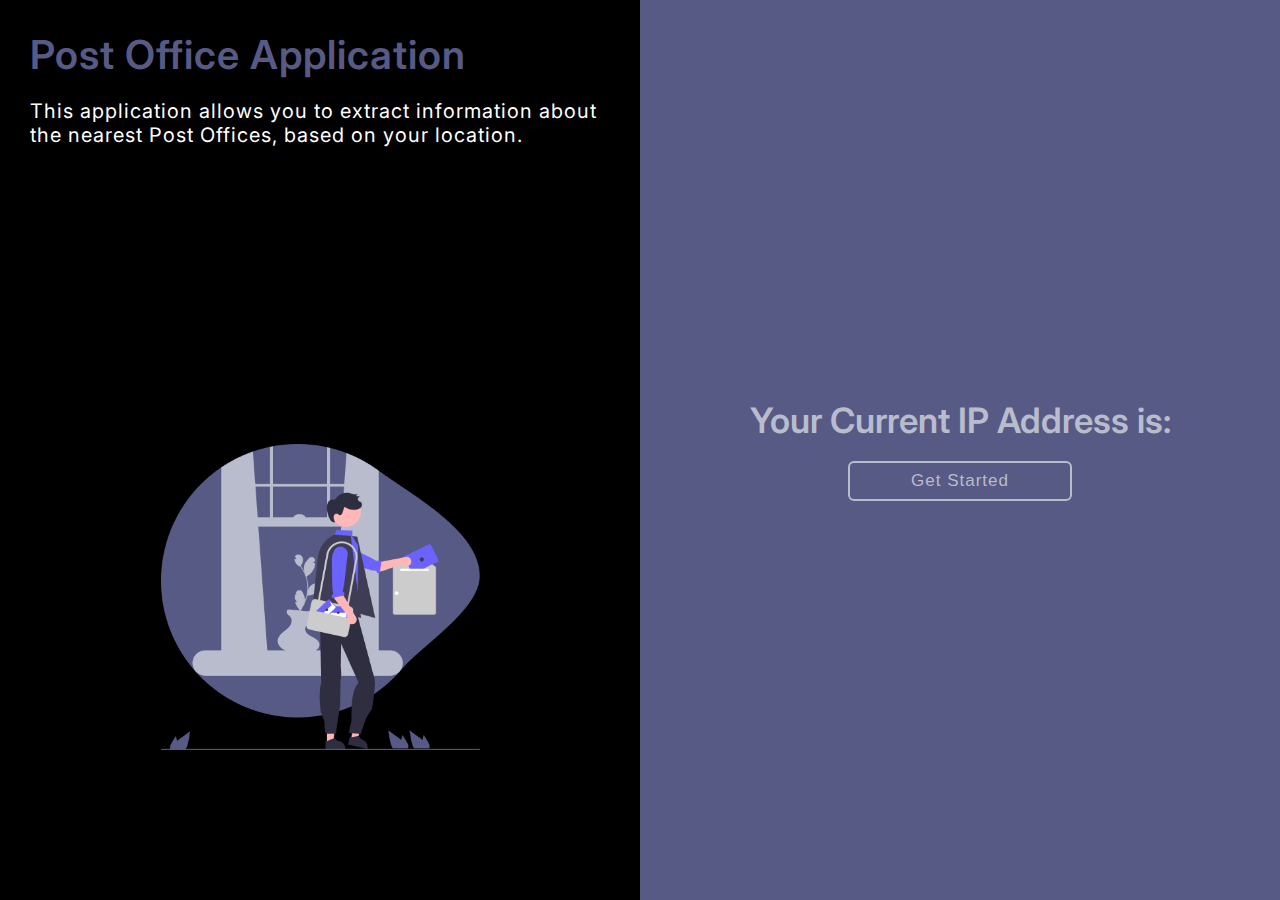
<file: index.html>
<!DOCTYPE html>
<html lang="en">
  <head>
    <meta charset="UTF-8" />
    <meta name="viewport" content="width=device-width, initial-scale=1.0" />
    <title>Post Office Application</title>
    <link
      rel="shortcut icon"
      href="./favicon/icons896.png"
      type="image/x-icon"
    />
    <link rel="preconnect" href="https://fonts.googleapis.com" />
    <link rel="preconnect" href="https://fonts.gstatic.com" crossorigin />
    <link
      href="https://fonts.googleapis.com/css2?family=Didact+Gothic&family=Inter:wght@100;300;400;500;600;700;900&display=swap"
      rel="stylesheet"
    />
    <link rel="stylesheet" href="./style.css" />
  </head>
  <body>
    <main>
      <div id="left-screen">
        <div id="left-content">
          <div id="left-info">
            <div id="left-heading">Post Office Application</div>
            <div id="left-description">
              This application allows you to extract information about the
              nearest Post Offices, based on your location.
            </div>
          </div>
          <div id="left-image">
            <img src="./resources/index bg.png" alt="bg image" />
          </div>
        </div>
      </div>
      <div id="right-screen">
        <div id="right-ip">Your Current IP Address is:</div>
        <div id="right-btn">
          <button type="submit" id="get-btn">Get Started</button>
        </div>
      </div>
    </main>

    <script src="./script.js"></script>
  </body>
</html>
</file>
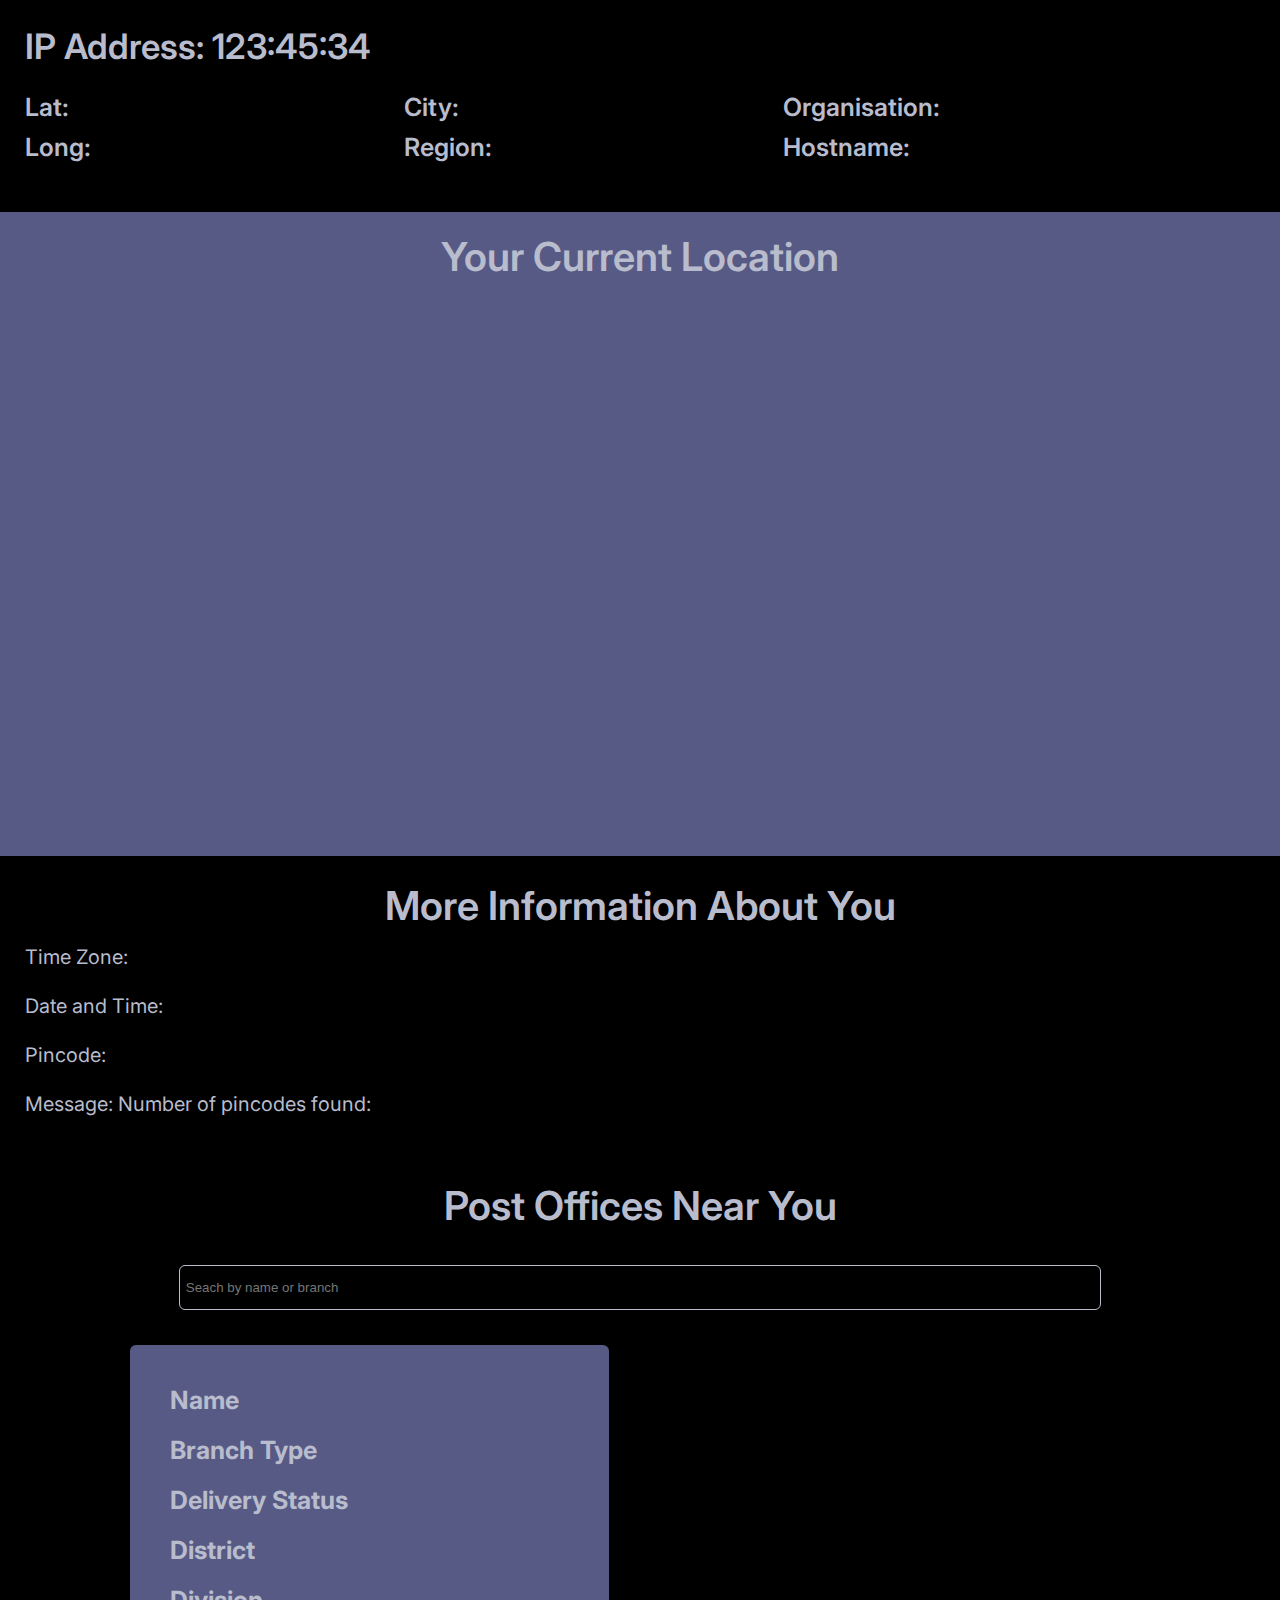
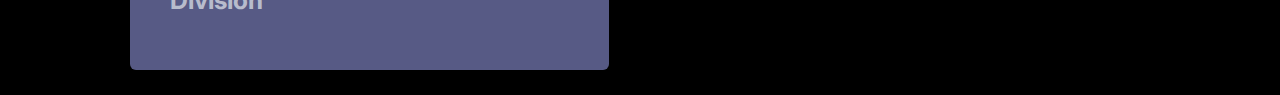
<file: detailsPage/index.html>
<!DOCTYPE html>
<html lang="en">
  <head>
    <meta charset="UTF-8" />
    <meta name="viewport" content="width=device-width, initial-scale=1.0" />
    <title>Post Office Application</title>
    <link
      rel="shortcut icon"
      href="../favicon/icons896.png"
      type="image/x-icon"
    />
    <link rel="preconnect" href="https://fonts.gstatic.com" crossorigin />
    <link
      href="https://fonts.googleapis.com/css2?family=Didact+Gothic&family=Inter:wght@100;300;400;500;600;700;900&display=swap"
      rel="stylesheet"
    />

    <link rel="stylesheet" href="./style.css" />
  </head>
  <body>
    <main>
      <!-- ip address details section -->
      <div id="ip-div">
        <div id="ip-address">IP Address: 123:45:34</div>
        <div id="ip-details">
          <div id="latitute" class="ip-info">Lat:</div>
          <div id="city" class="ip-info">City:</div>
          <div id="organisation" class="ip-info">Organisation:</div>
          <div id="longitude" class="ip-info">Long:</div>
          <div id="region" class="ip-info">Region:</div>
          <div id="hostname" class="ip-info">Hostname:</div>
        </div>
      </div>

      <!-- google maps details section -->
      <div id="google-map-div">
        <div id="google-map-heading">Your Current Location</div>
        <div id="google-map">
          <iframe
            src="https://maps.google.com/maps?q=35.856737, 10.606619&z=15&output=embed"
          ></iframe>
        </div>
      </div>

      <!-- more info section -->
      <div id="more-info-div">
        <div class="more-info-heading">More Information About You</div>
        <div id="more-info">
          <div id="time-zone">Time Zone:</div>
          <div id="date-time">Date and Time:</div>
          <div id="pincode">Pincode:</div>
          <div id="message">Message: Number of pincodes found:</div>
        </div>
      </div>

      <!-- post offices section -->
      <div id="post-offices-div">
        <div id="post-office-heading">Post Offices Near You</div>
        <div id="search-bar">
          <input
            type="text"
            id="search"
            placeholder="Seach by name or branch"
          />
        </div>
        <!-- all post offices -->
        <div id="post-offices">
          <!-- single post office -->

          <div id="office" class="office-inner">
            <div id="name">Name</div>
            <div id="branch">Branch Type</div>
            <div id="delivery">Delivery Status</div>
            <div id="district">District</div>
            <div id="division">Division</div>
          </div>
          <!-- <div id="office" class="office-inner">
            <div id="name">Name</div>
            <div id="branch">Branch Type</div>
            <div id="delivery">Delivery Status</div>
            <div id="district">District</div>
            <div id="division">Division</div>
          </div>
          <div id="office" class="office-inner">
            <div id="name">Name</div>
            <div id="branch">Branch Type</div>
            <div id="delivery">Delivery Status</div>
            <div id="district">District</div>
            <div id="division">Division</div>
          </div>
          <div id="office" class="office-inner">
            <div id="name">Name</div>
            <div id="branch">Branch Type</div>
            <div id="delivery">Delivery Status</div>
            <div id="district">District</div>
            <div id="division">Division</div>
          </div>
          <div id="office" class="office-inner">
            <div id="name">Name</div>
            <div id="branch">Branch Type</div>
            <div id="delivery">Delivery Status</div>
            <div id="district">District</div>
            <div id="division">Division</div>
          </div> -->
        </div>
      </div>
    </main>

    <script src="./script.js"></script>
  </body>
</html>
</file>
<file: style.css>
* {
  margin: 0;
  padding: 0;
  box-sizing: border-box;
}

body {
  width: 100%;
  height: 100vh;
  font-family: "Didact Gothic", sans-serif;
  font-family: "Inter", sans-serif;
}

main {
  width: 100%;
  height: 100vh;
  display: flex;
}

main #left-screen {
  width: 50%;
  height: 100vh;
  background-color: black;
  color: white;
}

#left-info {
  display: flex;
  flex-direction: column;
  gap: 20px;
}

#left-content {
  height: 80vh;
  margin: 30px;
  display: flex;
  flex-direction: column;
  justify-content: space-between;
}

#left-heading {
  color: #575a85;
    font-size: 40px;
    font-weight: 600;
    letter-spacing: 1px;
}

#left-content #left-description {
  font-size: 20px;
  /* margin: 25px 0px; */
  letter-spacing: 1px;
}

#left-content #left-image {
  width: 100%;
  display: flex;
  justify-content: center;
}

#left-image img {
  width: 55%;
}

/* right screen */
main #right-screen {
  width: 50%;
  height: 100vh;
  background-color: #575a85;
  color: #b8bccc;
  display: flex;
  flex-direction: column;
  justify-content: center;
  align-items: center;
  gap: 20px;
}

#right-screen #right-ip {
  font-size: 35px;
  font-weight: 600;
}

.result-styling{
  color: white;
}

#right-btn {
  width: 35%;
}
#right-btn button {
  width: 100%;
  background-color: #575a85;
  border: 2px solid #b8bccc;
  height: 40px;
  font-size: 17px;
    letter-spacing: 1px;
  border-radius: 6px;
  color: #b8bccc;
  cursor: pointer;
}
#right-btn button:hover{

  background-color: white;
    border: none;
    color: rgb(135 137 145);
    font-size: 17px;
    letter-spacing: 1px;
  
}
</file>
<file: detailsPage/style.css>
* {
  margin: 0;
  padding: 0;
  box-sizing: border-box;
}

body {
  width: 100%;
  height: 100vh;
  font-family: "Didact Gothic", sans-serif;
  font-family: "Inter", sans-serif;
}

main {
  width: 100%;
  height: 100vh;
}

/* ip styling */
#ip-div {
  background-color: black;
  color: #b8bccc;
  padding: 25px;
}

#ip-address {
  font-size: 35px;
  font-weight: 600;
}

#ip-details {
  display: flex;
  flex-wrap: wrap;
  margin: 25px 0px;
  gap: 10px;
}

.result-styling{
  color: white;
}

.ip-info {
  width: 30%;
  font-size: 25px;
  font-weight: 600;
}

/* google map styling */

#google-map-div {
  background-color: #575a85;
  color: #b8bccc;
  display: flex;
  gap: 25px;
  flex-direction: column;
  justify-content: center;
  align-items: center;
  padding: 20px;
}

#google-map-heading {
  font-size: 40px;
  font-weight: 600;
}

#google-map {
  display: flex;
  justify-content: center;
  align-items: center;
  width: 70%;
  height: 500px;
  margin: 15px 0px;
}
#google-map iframe {
  width: 100%;
  height: 100%;
  border: 0;
}

/* more info section */
#more-info-div {
  background-color: black;
  color: #b8bccc;
  padding: 25px;
}

.more-info-heading {
  font-size: 40px;
  text-align: center;
  font-weight: 600;
}

#more-info {
  flex-direction: column;
  display: flex;
  gap: 25px;
  font-size: 20px;
  margin: 15px 0px;
}

/* post office section */

#post-offices-div {
  background-color: black;
  color: rgb(184, 188, 204);
  padding: 25px;
  display: flex;
  flex-direction: column;
  /* justify-content: space-around; */
  align-items: center;
  gap: 35px;
}
#post-office-heading {
  font-size: 40px;
  text-align: center;
  font-weight: 600;
}

#search-bar {
  width: 75%;
}

#search-bar input {
  width: 100%;
  height: 45px;
  background-color: #000;
  border-radius: 6px;
  padding: 6px;
  border: 1px solid #b8bccc;
  color: white;
}

/* /post office styling */

#post-offices {
  display: flex;
  flex-wrap: wrap;
  width: 83%;
  gap: 65px;
  /* justify-content: center; */
}

.office-inner {
  width: 47%;
  background-color: rgb(87, 90, 133);
  height: 325px;
  display: flex;
  flex-direction: column;
  padding: 40px;
  gap: 20px;
  border-radius: 6px;
}

#office div {
  font-size: 25px;
  font-weight: 700;
}
</file>
